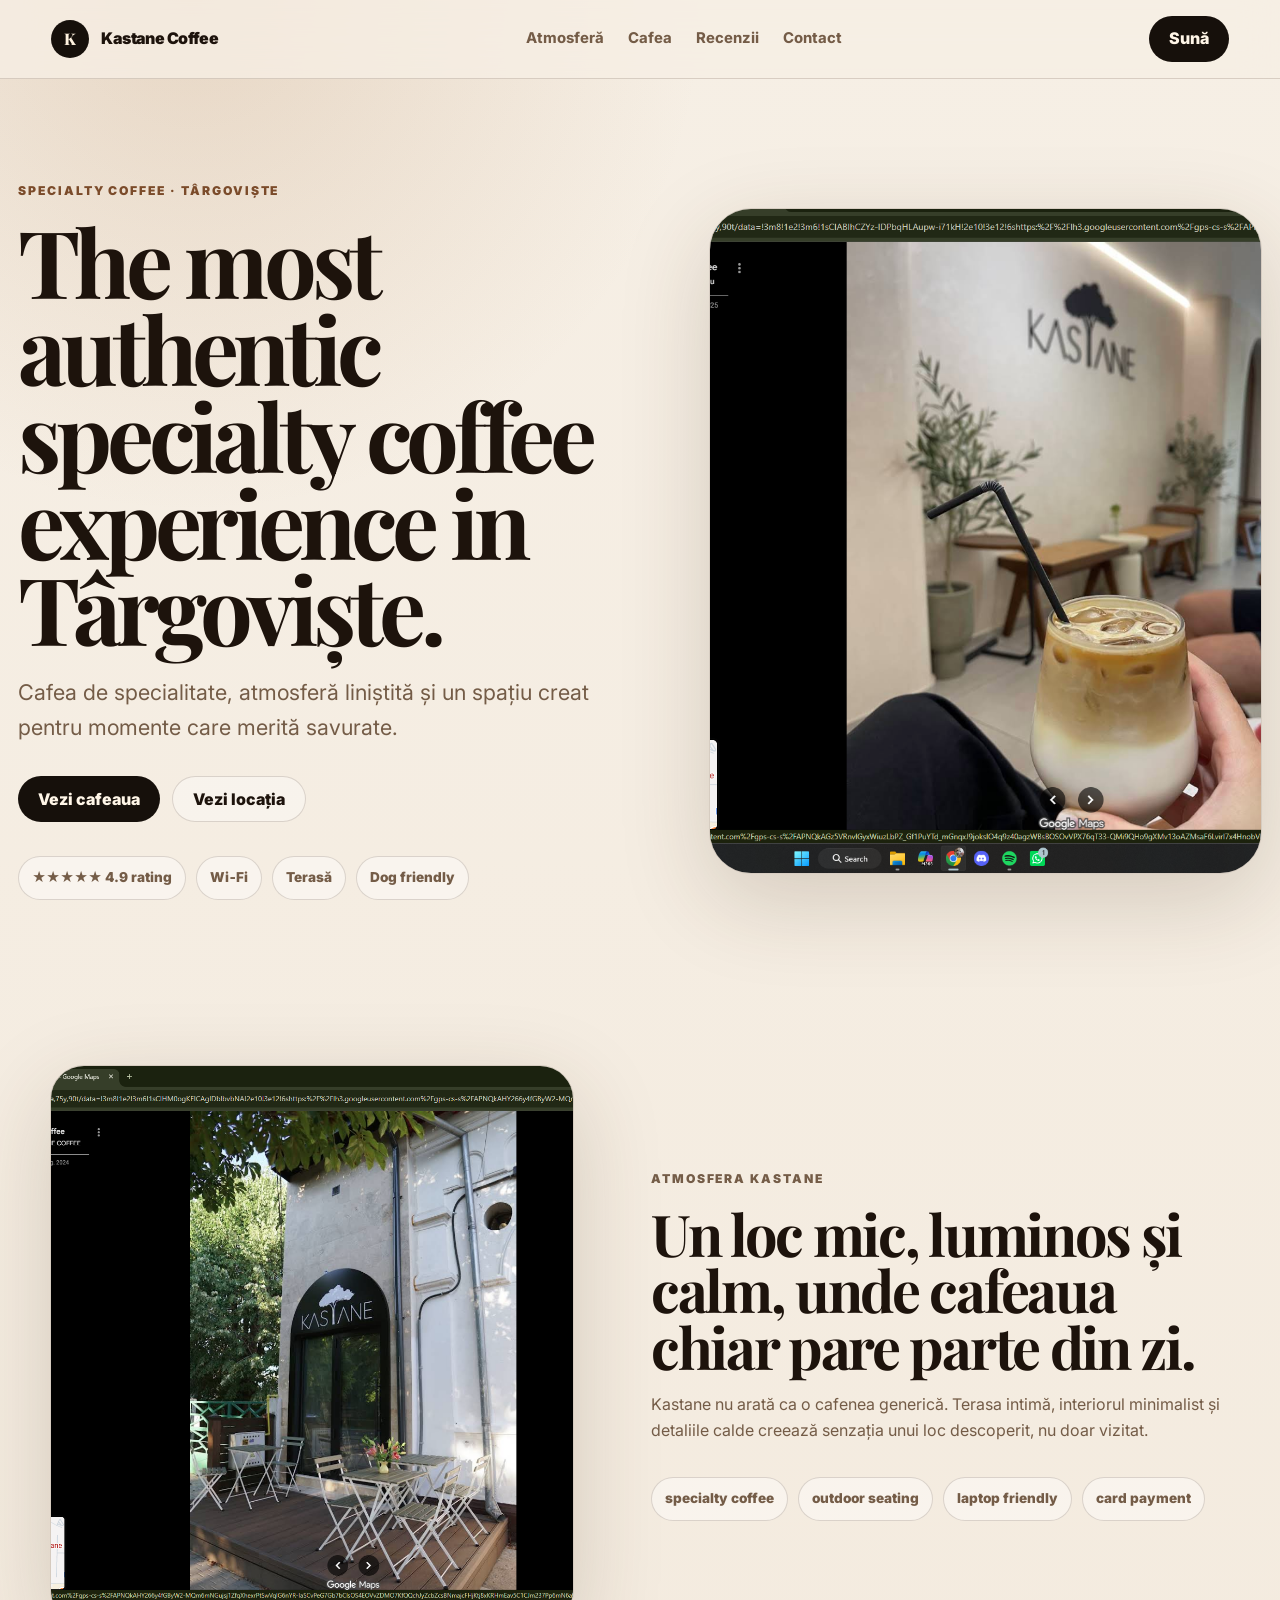
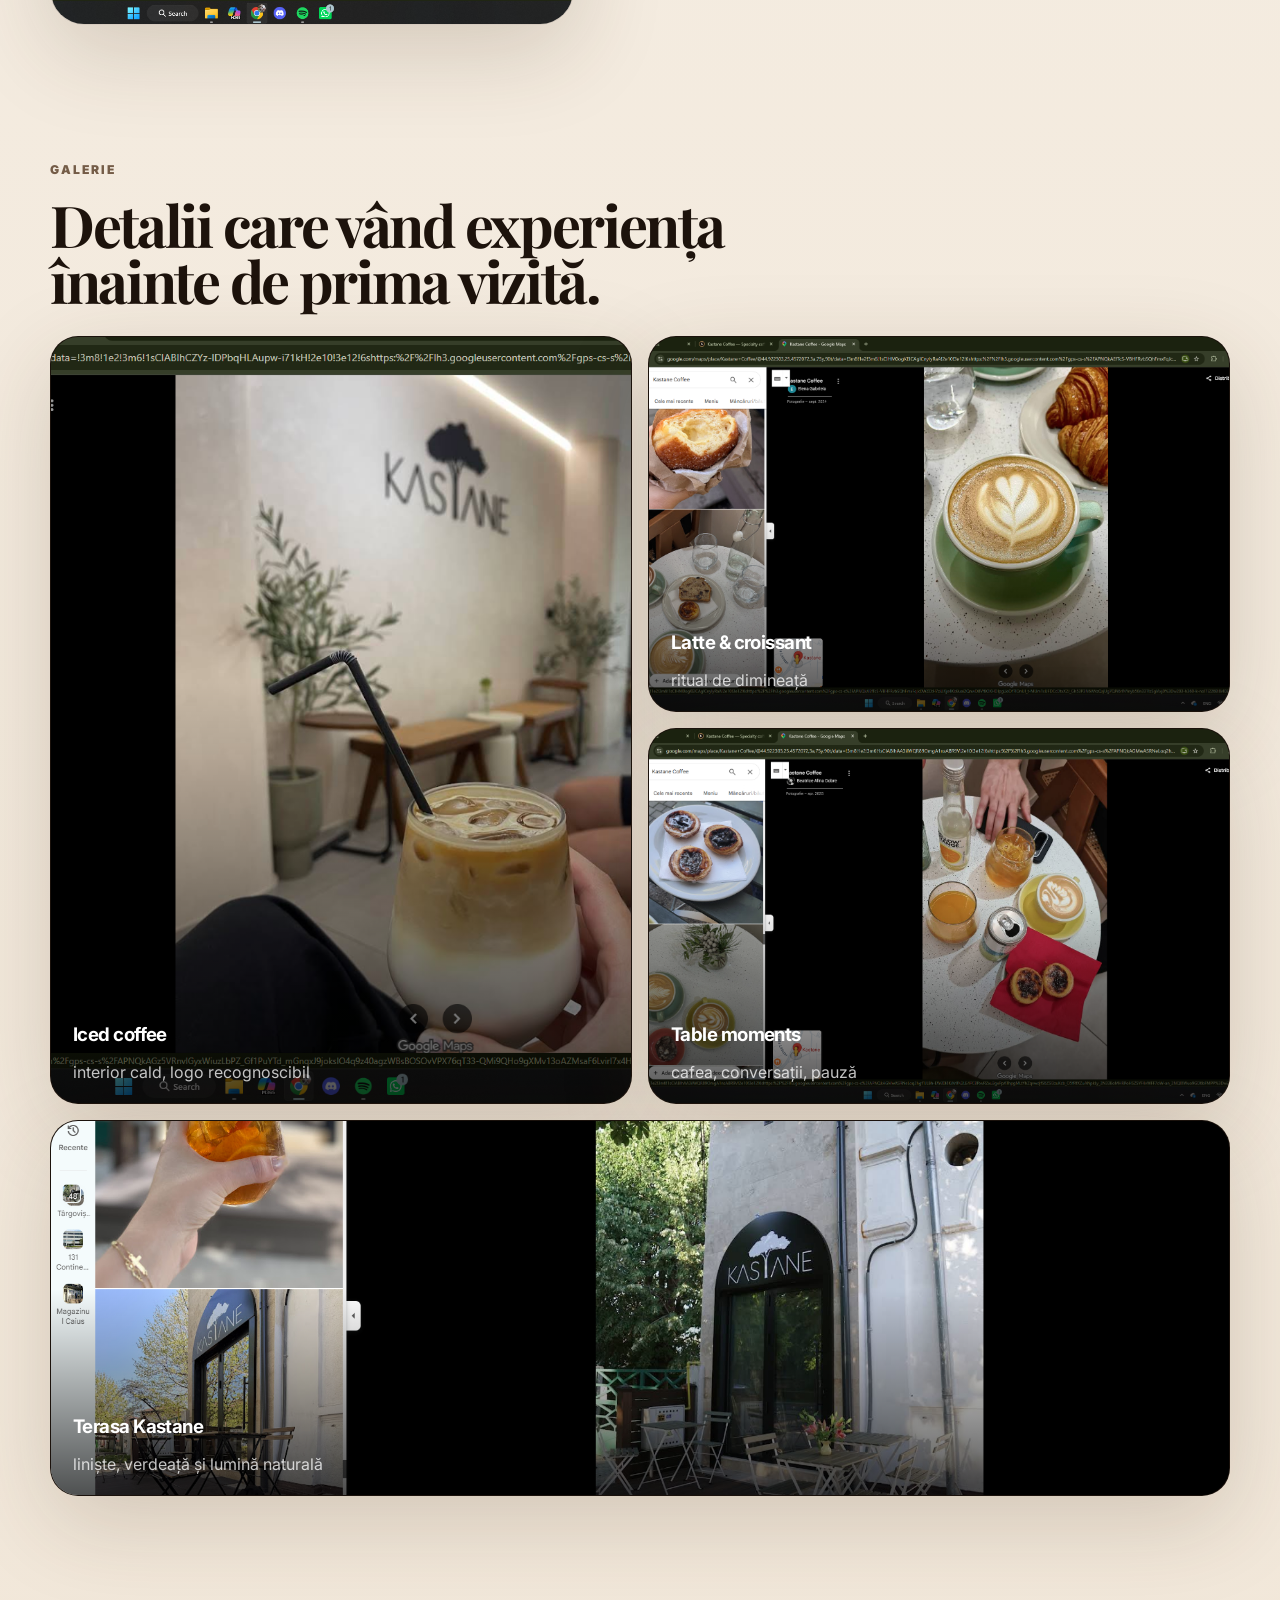
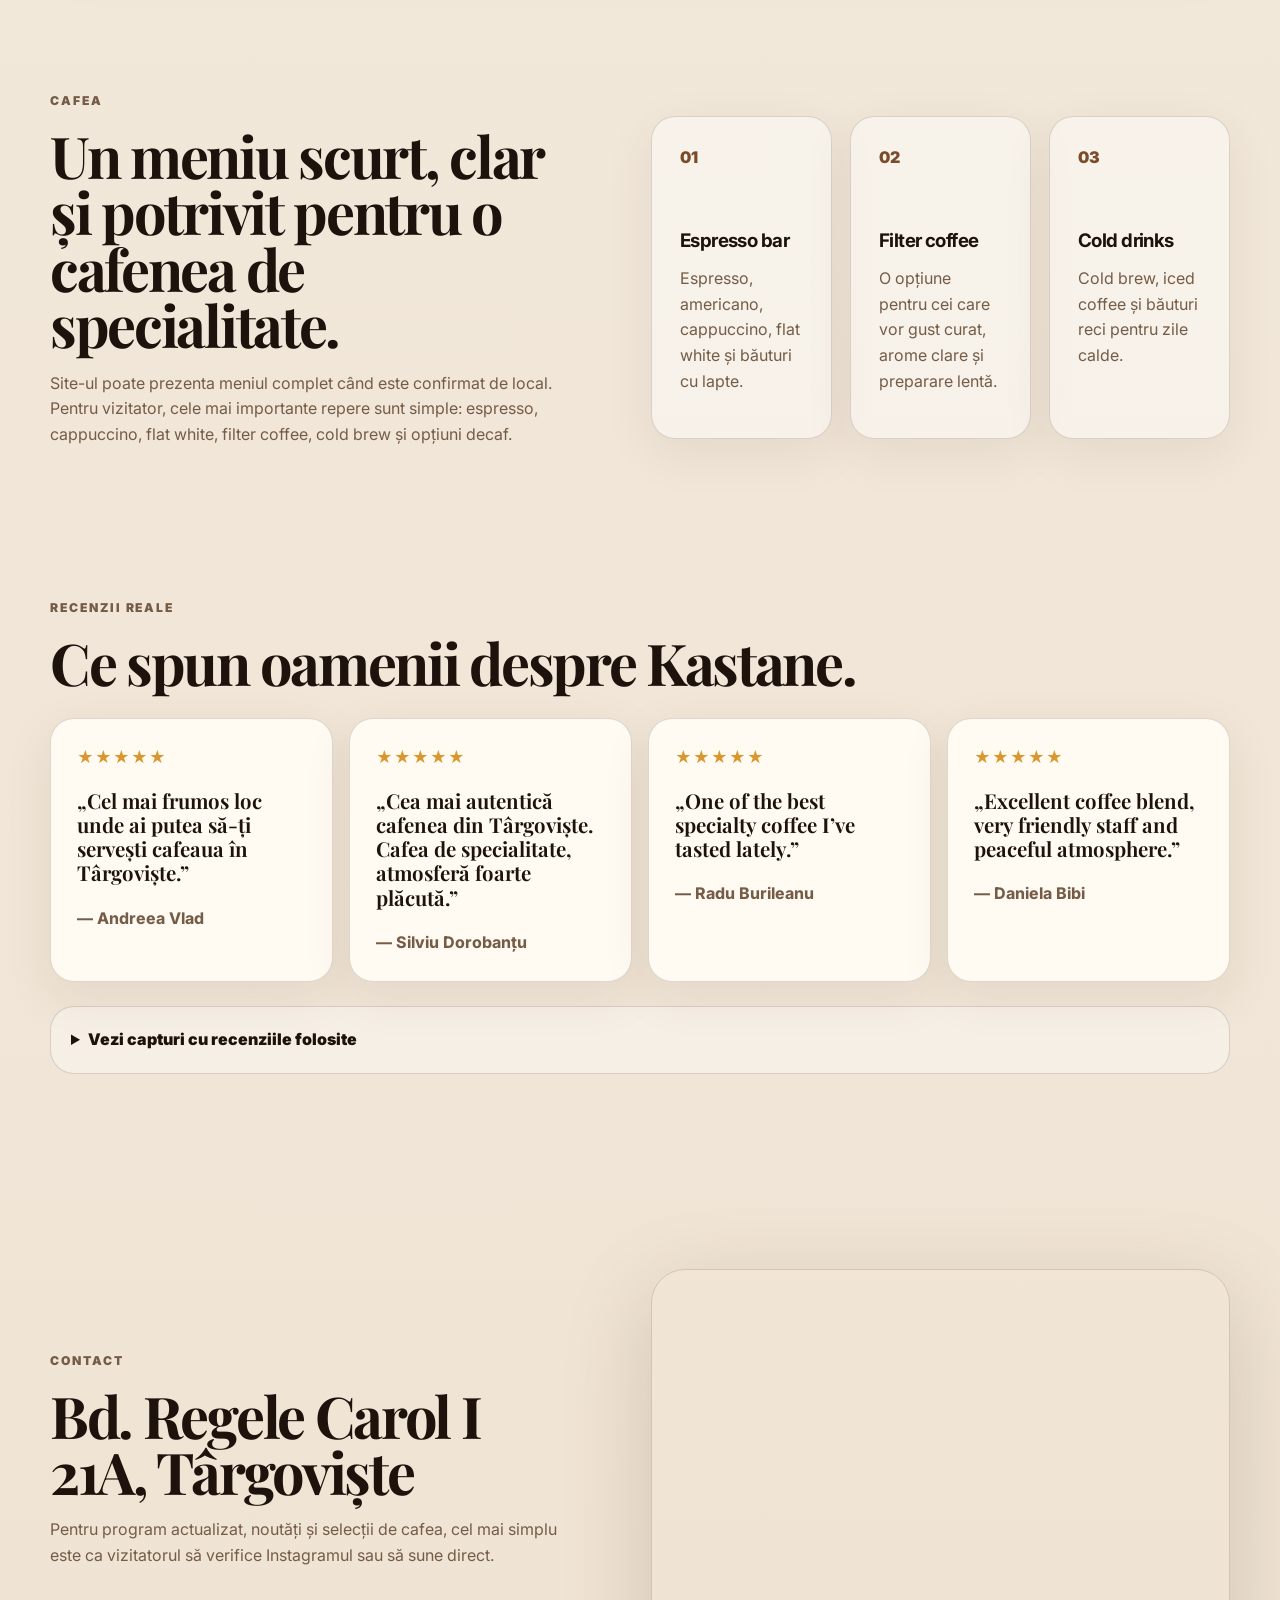
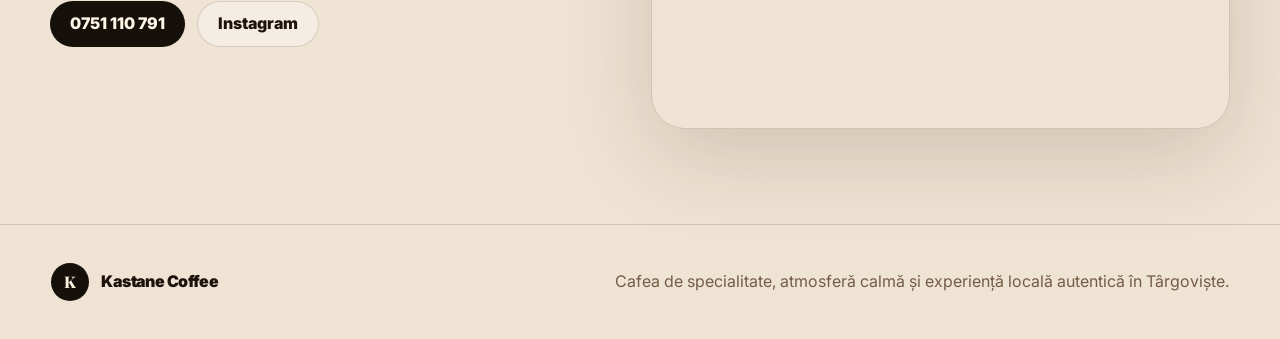
<file: index.html>
<!doctype html>
<html lang="ro">
<head>
  <meta charset="utf-8" />
  <meta name="viewport" content="width=device-width, initial-scale=1" />
  <title>Kastane Coffee — Specialty Coffee în Târgoviște</title>
  <meta name="description" content="Kastane Coffee, cafenea de specialitate în Târgoviște. Cafea bună, atmosferă liniștită, terasă, interior minimalist și recenzii excelente." />
  <meta name="theme-color" content="#f6efe5" />
  <link rel="icon" href="favicon.svg" type="image/svg+xml" />
  <link rel="preconnect" href="https://fonts.googleapis.com">
  <link rel="preconnect" href="https://fonts.gstatic.com" crossorigin>
  <link href="https://fonts.googleapis.com/css2?family=Inter:wght@400;500;600;700;800;900&family=Playfair+Display:wght@600;700;800&display=swap" rel="stylesheet">
  <link rel="stylesheet" href="styles.css" />
</head>

<body>
  <header class="site-header">
    <a class="brand" href="#top" aria-label="Kastane Coffee">
      <span class="brand-mark">K</span>
      <span>Kastane Coffee</span>
    </a>

    <nav class="nav">
      <a href="#atmosphere">Atmosferă</a>
      <a href="#coffee">Cafea</a>
      <a href="#reviews">Recenzii</a>
      <a href="#visit">Contact</a>
    </nav>

    <a class="header-cta" href="tel:+40751110791">Sună</a>
  </header>

  <main id="top">
    <section class="hero">
      <div class="hero-copy reveal">
        <p class="eyebrow">specialty coffee · târgoviște</p>
        <h1>The most authentic specialty coffee experience in Târgoviște.</h1>
        <p class="lead">
          Cafea de specialitate, atmosferă liniștită și un spațiu creat pentru momente care merită savurate.
        </p>

        <div class="hero-actions">
          <a class="button primary" href="#coffee">Vezi cafeaua</a>
          <a class="button ghost" href="#visit">Vezi locația</a>
        </div>

        <div class="proof-row">
          <span>★★★★★ 4.9 rating</span>
          <span>Wi‑Fi</span>
          <span>Terasă</span>
          <span>Dog friendly</span>
        </div>
      </div>

      <div class="hero-image reveal delay">
        <img src="images/hero-iced-coffee.png" alt="Iced coffee Kastane Coffee" />
      </div>
    </section>

    <section class="split" id="atmosphere">
      <div class="split-image reveal">
        <img src="images/terrace.png" alt="Terasa Kastane Coffee" />
      </div>

      <div class="split-copy reveal delay">
        <p class="eyebrow">atmosfera kastane</p>
        <h2>Un loc mic, luminos și calm, unde cafeaua chiar pare parte din zi.</h2>
        <p>
          Kastane nu arată ca o cafenea generică. Terasa intimă, interiorul minimalist și detaliile calde
          creează senzația unui loc descoperit, nu doar vizitat.
        </p>

        <div class="feature-list">
          <span>specialty coffee</span>
          <span>outdoor seating</span>
          <span>laptop friendly</span>
          <span>card payment</span>
        </div>
      </div>
    </section>

    <section class="gallery-section">
      <div class="section-head reveal">
        <p class="eyebrow">galerie</p>
        <h2>Detalii care vând experiența înainte de prima vizită.</h2>
      </div>

      <div class="gallery reveal">
        <article class="gallery-card tall">
          <img src="images/hero-iced-coffee.png" alt="Băutură rece la Kastane Coffee" />
          <div><h3>Iced coffee</h3><p>interior cald, logo recognoscibil</p></div>
        </article>

        <article class="gallery-card">
          <img src="images/latte-croissant.png" alt="Latte art și croissante" />
          <div><h3>Latte & croissant</h3><p>ritual de dimineață</p></div>
        </article>

        <article class="gallery-card">
          <img src="images/table-drinks.png" alt="Cafea și băuturi pe masă" />
          <div><h3>Table moments</h3><p>cafea, conversații, pauză</p></div>
        </article>

        <article class="gallery-card wide">
          <img src="images/terrace.png" alt="Terasa exterioară Kastane Coffee" />
          <div><h3>Terasa Kastane</h3><p>liniște, verdeață și lumină naturală</p></div>
        </article>
      </div>
    </section>

    <section class="coffee-section" id="coffee">
      <div class="coffee-copy reveal">
        <p class="eyebrow">cafea</p>
        <h2>Un meniu scurt, clar și potrivit pentru o cafenea de specialitate.</h2>
        <p>
          Site-ul poate prezenta meniul complet când este confirmat de local. Pentru vizitator, cele mai importante
          repere sunt simple: espresso, cappuccino, flat white, filter coffee, cold brew și opțiuni decaf.
        </p>
      </div>

      <div class="menu-grid reveal delay">
        <article>
          <span>01</span>
          <h3>Espresso bar</h3>
          <p>Espresso, americano, cappuccino, flat white și băuturi cu lapte.</p>
        </article>
        <article>
          <span>02</span>
          <h3>Filter coffee</h3>
          <p>O opțiune pentru cei care vor gust curat, arome clare și preparare lentă.</p>
        </article>
        <article>
          <span>03</span>
          <h3>Cold drinks</h3>
          <p>Cold brew, iced coffee și băuturi reci pentru zile calde.</p>
        </article>
      </div>
    </section>

    <section class="reviews" id="reviews">
      <div class="section-head reveal">
        <p class="eyebrow">recenzii reale</p>
        <h2>Ce spun oamenii despre Kastane.</h2>
      </div>

      <div class="review-grid reveal">
        <figure>
          <div class="stars">★★★★★</div>
          <blockquote>„Cel mai frumos loc unde ai putea să-ți servești cafeaua în Târgoviște.”</blockquote>
          <figcaption>— Andreea Vlad</figcaption>
        </figure>

        <figure>
          <div class="stars">★★★★★</div>
          <blockquote>„Cea mai autentică cafenea din Târgoviște. Cafea de specialitate, atmosferă foarte plăcută.”</blockquote>
          <figcaption>— Silviu Dorobanțu</figcaption>
        </figure>

        <figure>
          <div class="stars">★★★★★</div>
          <blockquote>„One of the best specialty coffee I’ve tasted lately.”</blockquote>
          <figcaption>— Radu Burileanu</figcaption>
        </figure>

        <figure>
          <div class="stars">★★★★★</div>
          <blockquote>„Excellent coffee blend, very friendly staff and peaceful atmosphere.”</blockquote>
          <figcaption>— Daniela Bibi</figcaption>
        </figure>
      </div>

      <details class="review-proof">
        <summary>Vezi capturi cu recenziile folosite</summary>
        <div class="proof-gallery">
          <img src="images/review-andreea.png" alt="Recenzie Andreea Vlad Google Maps" />
          <img src="images/review-silviu.png" alt="Recenzie Silviu Dorobanțu Google Maps" />
          <img src="images/review-radu.png" alt="Recenzie Radu Burileanu Google Maps" />
          <img src="images/review-daniela.png" alt="Recenzie Daniela Bibi Google Maps" />
        </div>
      </details>
    </section>

    <section class="visit" id="visit">
      <div class="visit-copy reveal">
        <p class="eyebrow">contact</p>
        <h2>Bd. Regele Carol I 21A, Târgoviște</h2>
        <p>
          Pentru program actualizat, noutăți și selecții de cafea, cel mai simplu este ca vizitatorul
          să verifice Instagramul sau să sune direct.
        </p>

        <div class="hero-actions">
          <a class="button primary" href="tel:+40751110791">0751 110 791</a>
          <a class="button ghost" href="https://www.instagram.com/kastanecoffee/" target="_blank" rel="noreferrer">Instagram</a>
        </div>
      </div>

      <div class="map-card reveal delay">
        <iframe
          title="Hartă Kastane Coffee"
          loading="lazy"
          referrerpolicy="no-referrer-when-downgrade"
          src="https://www.google.com/maps?q=Kastane%20Coffee%20Targoviste%20Bulevardul%20Regele%20Carol%20I%2021A&output=embed">
        </iframe>
      </div>
    </section>
  </main>

  <footer class="footer">
    <a class="brand" href="#top">
      <span class="brand-mark">K</span>
      <span>Kastane Coffee</span>
    </a>
    <p>Cafea de specialitate, atmosferă calmă și experiență locală autentică în Târgoviște.</p>
  </footer>

  <script src="script.js"></script>
</body>
</html>
</file>
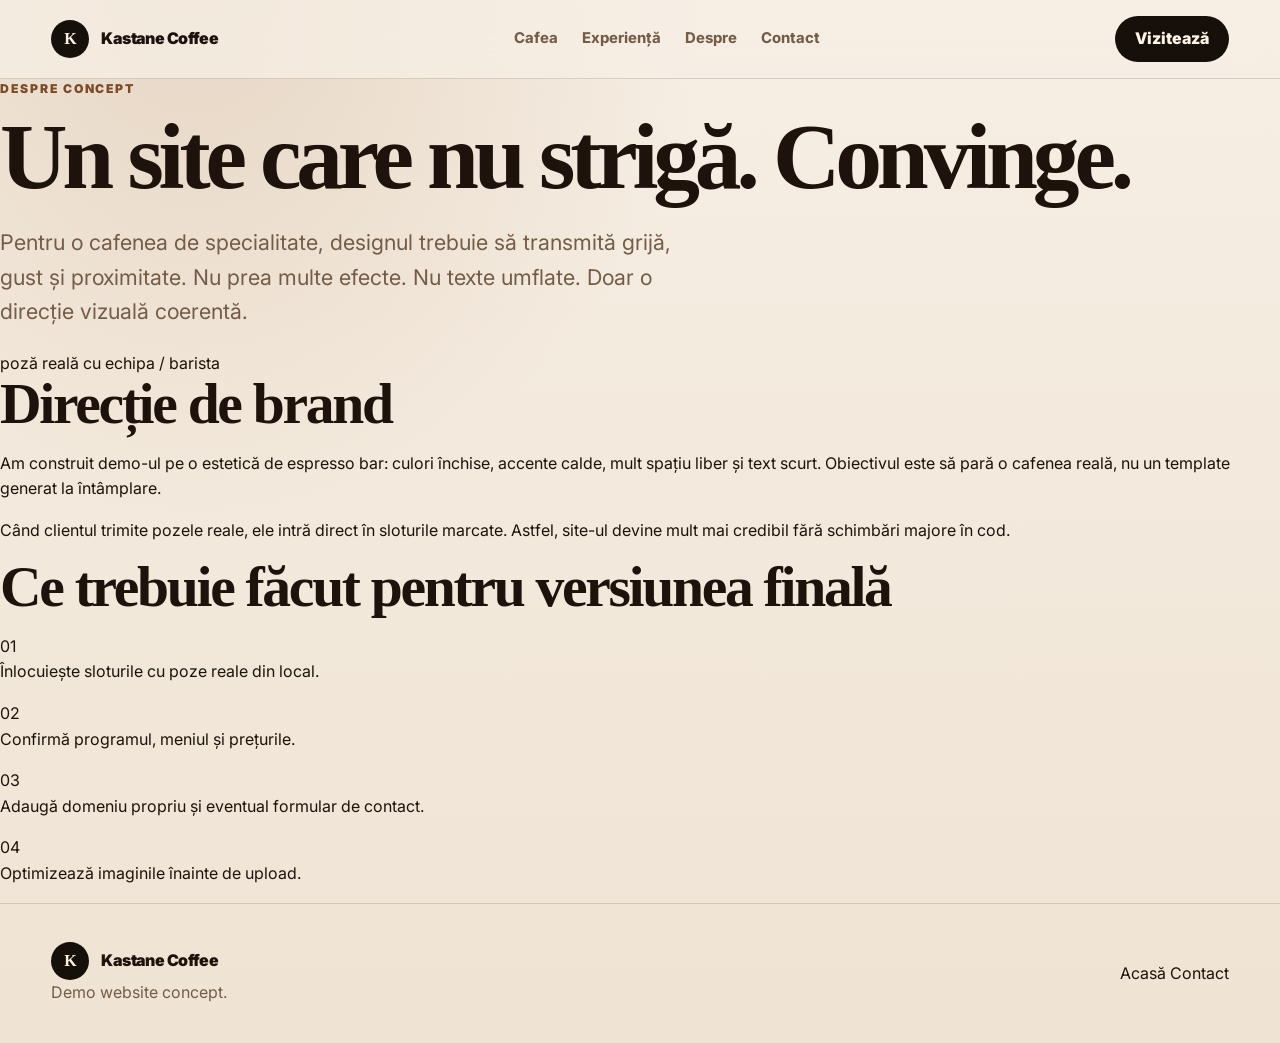
<file: about.html>
<!doctype html>
<html lang="ro">
<head>
  <meta charset="utf-8" />
  <meta name="viewport" content="width=device-width, initial-scale=1" />
  <title>Despre — Kastane Coffee</title>
  <meta name="description" content="Despre Kastane Coffee, un concept de cafenea de specialitate în Târgoviște." />
  <meta name="theme-color" content="#120d08" />
  <link rel="icon" href="favicon.svg" type="image/svg+xml" />
  <link rel="preconnect" href="https://fonts.googleapis.com">
  <link rel="preconnect" href="https://fonts.gstatic.com" crossorigin>
  <link href="https://fonts.googleapis.com/css2?family=Instrument+Serif:ital@0;1&family=Inter:wght@400;500;600;700;800;900&display=swap" rel="stylesheet">
  <link rel="stylesheet" href="styles.css" />
</head>
<body>
  <div class="grain" aria-hidden="true"></div>

  <header class="site-header">
    <a class="brand" href="index.html" aria-label="Kastane Coffee">
      <span class="brand-mark">K</span>
      <span class="brand-text">Kastane Coffee</span>
    </a>
    <nav class="nav" aria-label="Navigație principală">
      <a href="index.html#coffee">Cafea</a>
      <a href="index.html#experience">Experiență</a>
      <a href="about.html">Despre</a>
      <a href="index.html#visit">Contact</a>
    </nav>
    <a class="header-cta" href="index.html#visit">Vizitează</a>
  </header>

  <main>
    <section class="page-hero reveal">
      <p class="eyebrow">despre concept</p>
      <h1>Un site care nu strigă. Convinge.</h1>
      <p class="lead">
        Pentru o cafenea de specialitate, designul trebuie să transmită grijă, gust și proximitate.
        Nu prea multe efecte. Nu texte umflate. Doar o direcție vizuală coerentă.
      </p>
    </section>

    <section class="editorial">
      <div class="editorial-image photo-slot reveal">
        <span>poză reală cu echipa / barista</span>
      </div>

      <article class="editorial-copy reveal delay-1">
        <h2>Direcție de brand</h2>
        <p>
          Am construit demo-ul pe o estetică de espresso bar: culori închise, accente calde,
          mult spațiu liber și text scurt. Obiectivul este să pară o cafenea reală, nu un template
          generat la întâmplare.
        </p>
        <p>
          Când clientul trimite pozele reale, ele intră direct în sloturile marcate. Astfel, site-ul
          devine mult mai credibil fără schimbări majore în cod.
        </p>
      </article>
    </section>

    <section class="process reveal">
      <h2>Ce trebuie făcut pentru versiunea finală</h2>
      <div class="process-list">
        <article><span>01</span><p>Înlocuiește sloturile cu poze reale din local.</p></article>
        <article><span>02</span><p>Confirmă programul, meniul și prețurile.</p></article>
        <article><span>03</span><p>Adaugă domeniu propriu și eventual formular de contact.</p></article>
        <article><span>04</span><p>Optimizează imaginile înainte de upload.</p></article>
      </div>
    </section>
  </main>

  <footer class="footer">
    <div>
      <a class="brand footer-brand" href="index.html">
        <span class="brand-mark">K</span>
        <span>Kastane Coffee</span>
      </a>
      <p>Demo website concept.</p>
    </div>
    <div class="footer-links">
      <a href="index.html">Acasă</a>
      <a href="index.html#visit">Contact</a>
    </div>
  </footer>

  <script src="script.js"></script>
</body>
</html>
</file>
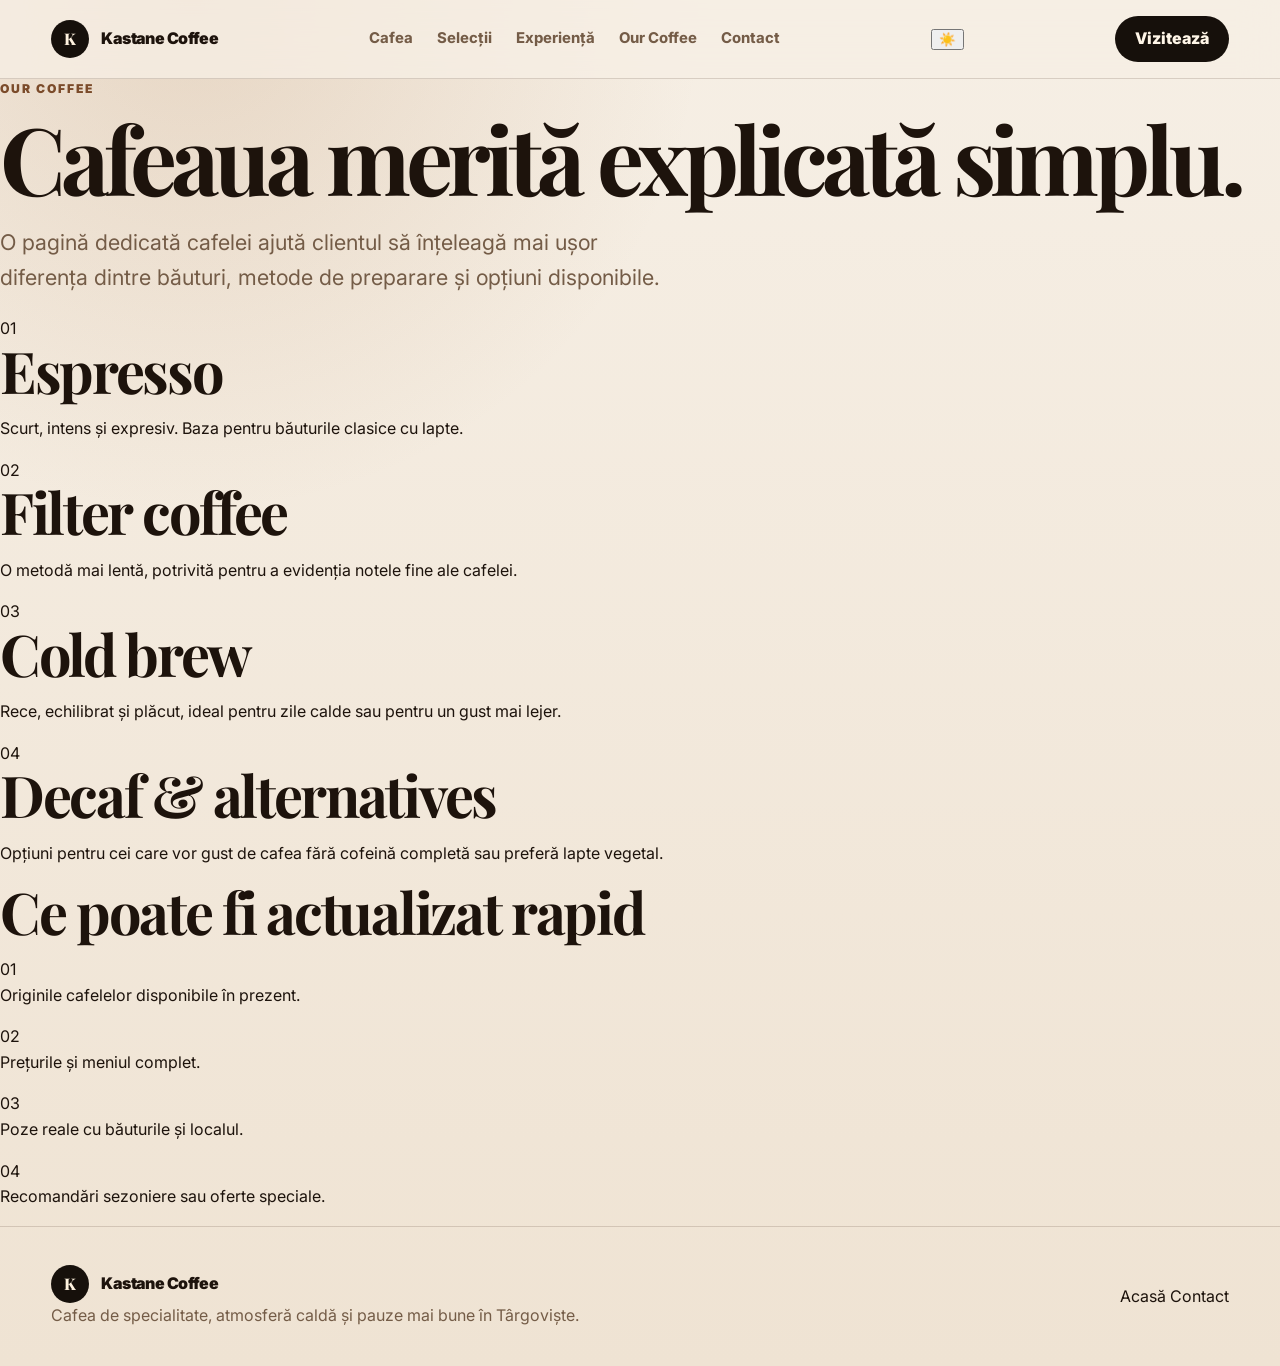
<file: coffee.html>
<!doctype html>
<html lang="ro">
<head>
  <meta charset="utf-8" />
  <meta name="viewport" content="width=device-width, initial-scale=1" />
  <title>Our Coffee — Kastane Coffee</title>
  <meta name="description" content="Our Coffee — espresso, filter coffee, cold brew, decaf și selecții speciale la Kastane Coffee Târgoviște." />
  <meta name="theme-color" content="#120d08" />
  <link rel="icon" href="favicon.svg" type="image/svg+xml" />
  <link rel="preconnect" href="https://fonts.googleapis.com">
  <link rel="preconnect" href="https://fonts.gstatic.com" crossorigin>
  <link href="https://fonts.googleapis.com/css2?family=Inter:wght@400;500;600;700;800;900&family=Playfair+Display:wght@500;600;700;800&display=swap" rel="stylesheet">
  <link rel="stylesheet" href="styles.css" />
</head>
<body>
  <div class="grain" aria-hidden="true"></div>

  <header class="site-header">
    <a class="brand" href="index.html" aria-label="Kastane Coffee">
      <span class="brand-mark">K</span>
      <span class="brand-text">Kastane Coffee</span>
    </a>
    <nav class="nav" aria-label="Navigație principală">
      <a href="index.html#coffee">Cafea</a>
      <a href="index.html#rarities">Selecții</a>
      <a href="index.html#reviews">Experiență</a>
      <a href="coffee.html">Our Coffee</a>
      <a href="index.html#visit">Contact</a>
    </nav>
    <button class="theme-toggle" type="button" aria-label="Schimbă tema">☀️</button>
    <a class="header-cta" href="index.html#visit">Vizitează</a>
  </header>

  <main>
    <section class="page-hero reveal">
      <p class="eyebrow">our coffee</p>
      <h1>Cafeaua merită explicată simplu.</h1>
      <p class="lead">
        O pagină dedicată cafelei ajută clientul să înțeleagă mai ușor diferența dintre băuturi,
        metode de preparare și opțiuni disponibile.
      </p>
    </section>

    <section class="coffee-cards reveal">
      <article>
        <span>01</span>
        <h2>Espresso</h2>
        <p>Scurt, intens și expresiv. Baza pentru băuturile clasice cu lapte.</p>
      </article>
      <article>
        <span>02</span>
        <h2>Filter coffee</h2>
        <p>O metodă mai lentă, potrivită pentru a evidenția notele fine ale cafelei.</p>
      </article>
      <article>
        <span>03</span>
        <h2>Cold brew</h2>
        <p>Rece, echilibrat și plăcut, ideal pentru zile calde sau pentru un gust mai lejer.</p>
      </article>
      <article>
        <span>04</span>
        <h2>Decaf & alternatives</h2>
        <p>Opțiuni pentru cei care vor gust de cafea fără cofeină completă sau preferă lapte vegetal.</p>
      </article>
    </section>

    <section class="process reveal">
      <h2>Ce poate fi actualizat rapid</h2>
      <div class="process-list">
        <article><span>01</span><p>Originile cafelelor disponibile în prezent.</p></article>
        <article><span>02</span><p>Prețurile și meniul complet.</p></article>
        <article><span>03</span><p>Poze reale cu băuturile și localul.</p></article>
        <article><span>04</span><p>Recomandări sezoniere sau oferte speciale.</p></article>
      </div>
    </section>
  </main>

  <footer class="footer">
    <div>
      <a class="brand footer-brand" href="index.html">
        <span class="brand-mark">K</span>
        <span>Kastane Coffee</span>
      </a>
      <p>Cafea de specialitate, atmosferă caldă și pauze mai bune în Târgoviște.</p>
    </div>
    <div class="footer-links">
      <a href="index.html">Acasă</a>
      <a href="index.html#visit">Contact</a>
    </div>
  </footer>

  <script src="script.js"></script>
</body>
</html>
</file>
<file: styles.css>
* { box-sizing: border-box; }

:root {
  --bg: #f6efe5;
  --bg-soft: #fffaf2;
  --text: #1d130c;
  --muted: #745c47;
  --line: rgba(55, 36, 21, .16);
  --accent: #7b4b2a;
  --accent-2: #b7895d;
  --dark: #16100b;
  --radius-xl: 34px;
  --radius-lg: 24px;
  --shadow: 0 26px 90px rgba(65, 43, 24, .18);
}

html { scroll-behavior: smooth; }

body {
  margin: 0;
  font-family: Inter, system-ui, -apple-system, BlinkMacSystemFont, "Segoe UI", sans-serif;
  color: var(--text);
  background:
    radial-gradient(circle at 15% 0%, rgba(183, 137, 93, .24), transparent 32rem),
    linear-gradient(180deg, var(--bg), #efe3d3);
  line-height: 1.6;
}

img {
  display: block;
  width: 100%;
  height: 100%;
  object-fit: cover;
}

a { color: inherit; text-decoration: none; }

.site-header {
  position: sticky;
  top: 0;
  z-index: 20;
  display: flex;
  align-items: center;
  justify-content: space-between;
  gap: 18px;
  padding: 16px clamp(18px, 4vw, 64px);
  background: rgba(246, 239, 229, .78);
  backdrop-filter: blur(18px);
  border-bottom: 1px solid var(--line);
}

.brand {
  display: inline-flex;
  align-items: center;
  gap: 12px;
  font-weight: 900;
  letter-spacing: -.035em;
}

.brand-mark {
  display: grid;
  place-items: center;
  width: 38px;
  height: 38px;
  border-radius: 50%;
  background: var(--dark);
  color: #fff3e0;
  font-family: "Playfair Display", Georgia, serif;
  font-weight: 800;
}

.nav {
  display: flex;
  gap: 24px;
  color: var(--muted);
  font-weight: 750;
  font-size: .93rem;
}

.nav a:hover { color: var(--text); }

.header-cta,
.button {
  display: inline-flex;
  align-items: center;
  justify-content: center;
  min-height: 46px;
  padding: 0 20px;
  border-radius: 999px;
  font-weight: 850;
}

.header-cta,
.button.primary {
  background: var(--dark);
  color: #fff6e8;
}

.button.ghost {
  border: 1px solid var(--line);
  background: rgba(255,255,255,.35);
}

.hero {
  width: min(1280px, calc(100% - 36px));
  margin: 0 auto;
  display: grid;
  grid-template-columns: minmax(0, 1fr) minmax(380px, .9fr);
  gap: clamp(34px, 6vw, 86px);
  align-items: center;
  min-height: calc(100vh - 72px);
  padding: clamp(54px, 8vw, 110px) 0 70px;
}

.eyebrow {
  margin: 0 0 16px;
  color: var(--accent);
  text-transform: uppercase;
  letter-spacing: .16em;
  font-size: .76rem;
  font-weight: 950;
}

h1, h2, h3, p { margin-top: 0; }

h1 {
  margin-bottom: 24px;
  font-family: "Playfair Display", Georgia, serif;
  font-size: clamp(3.25rem, 7.3vw, 7.4rem);
  line-height: .93;
  letter-spacing: -.055em;
}

h2 {
  margin-bottom: 18px;
  font-family: "Playfair Display", Georgia, serif;
  font-size: clamp(2.2rem, 4.5vw, 4.8rem);
  line-height: .98;
  letter-spacing: -.04em;
}

h3 {
  margin-bottom: 10px;
  letter-spacing: -.03em;
}

.lead {
  max-width: 690px;
  color: var(--muted);
  font-size: clamp(1.06rem, 1.8vw, 1.35rem);
}

.hero-actions {
  display: flex;
  flex-wrap: wrap;
  gap: 12px;
  margin-top: 32px;
}

.proof-row,
.feature-list {
  display: flex;
  flex-wrap: wrap;
  gap: 10px;
  margin-top: 34px;
}

.proof-row span,
.feature-list span {
  padding: 10px 13px;
  border-radius: 999px;
  border: 1px solid var(--line);
  background: rgba(255,255,255,.42);
  color: var(--muted);
  font-size: .85rem;
  font-weight: 850;
}

.hero-image {
  height: min(680px, 74vh);
  min-height: 480px;
  border-radius: 42px;
  overflow: hidden;
  box-shadow: var(--shadow);
  border: 1px solid var(--line);
}

/* Crop Google Maps screenshots so the useful photo dominates */
.hero-image img {
  object-position: 58% 47%;
}

.split,
.coffee-section,
.visit {
  width: min(1180px, calc(100% - 36px));
  margin: 0 auto;
  display: grid;
  grid-template-columns: .95fr 1.05fr;
  gap: clamp(30px, 6vw, 80px);
  align-items: center;
  padding: 95px 0;
}

.split-image {
  height: 560px;
  border-radius: var(--radius-xl);
  overflow: hidden;
  box-shadow: var(--shadow);
  border: 1px solid var(--line);
}

.split-image img {
  object-position: 68% 52%;
}

.gallery-section,
.reviews {
  width: min(1180px, calc(100% - 36px));
  margin: 0 auto;
  padding: 40px 0 100px;
}

.section-head {
  max-width: 820px;
  margin-bottom: 28px;
}

.section-head p,
.split-copy p,
.coffee-copy p,
.visit-copy p,
.footer p {
  color: var(--muted);
  max-width: 720px;
}

.gallery {
  display: grid;
  grid-template-columns: repeat(6, 1fr);
  grid-auto-rows: 180px;
  gap: 16px;
}

.gallery-card {
  position: relative;
  grid-column: span 3;
  grid-row: span 2;
  border-radius: 28px;
  overflow: hidden;
  box-shadow: var(--shadow);
  border: 1px solid var(--line);
  background: var(--dark);
}

.gallery-card.tall {
  grid-row: span 4;
}

.gallery-card.wide {
  grid-column: span 6;
  grid-row: span 2;
}

.gallery-card img {
  transition: transform .55s ease;
}

.gallery-card:hover img {
  transform: scale(1.04);
}

.gallery-card::after {
  content: "";
  position: absolute;
  inset: 0;
  background: linear-gradient(180deg, transparent 45%, rgba(0,0,0,.68));
}

.gallery-card div {
  position: absolute;
  left: 22px;
  right: 22px;
  bottom: 18px;
  z-index: 2;
  color: white;
}

.gallery-card p {
  margin: 0;
  color: rgba(255,255,255,.76);
}

.gallery-card:nth-child(1) img { object-position: 58% 48%; }
.gallery-card:nth-child(2) img { object-position: 58% 48%; }
.gallery-card:nth-child(3) img { object-position: 58% 48%; }
.gallery-card:nth-child(4) img { object-position: 65% 52%; }

.menu-grid {
  display: grid;
  grid-template-columns: repeat(3, 1fr);
  gap: 18px;
}

.menu-grid article {
  min-height: 250px;
  padding: 28px;
  border-radius: var(--radius-lg);
  border: 1px solid var(--line);
  background: rgba(255,255,255,.45);
  box-shadow: 0 14px 50px rgba(65,43,24,.08);
}

.menu-grid span {
  display: inline-block;
  margin-bottom: 56px;
  color: var(--accent);
  font-weight: 950;
}

.menu-grid p {
  color: var(--muted);
}

.review-grid {
  display: grid;
  grid-template-columns: repeat(4, 1fr);
  gap: 16px;
}

.review-grid figure {
  margin: 0;
  padding: 26px;
  border-radius: var(--radius-lg);
  background: var(--bg-soft);
  border: 1px solid var(--line);
  box-shadow: 0 14px 50px rgba(65,43,24,.08);
}

.stars {
  color: #d9972d;
  letter-spacing: .06em;
  margin-bottom: 18px;
}

blockquote {
  margin: 0 0 20px;
  font-family: "Playfair Display", Georgia, serif;
  font-weight: 650;
  font-size: clamp(1.15rem, 1.6vw, 1.55rem);
  line-height: 1.18;
}

figcaption {
  color: var(--muted);
  font-weight: 750;
}

.review-proof {
  margin-top: 24px;
  border-radius: var(--radius-lg);
  background: rgba(255,255,255,.38);
  border: 1px solid var(--line);
  padding: 20px;
}

.review-proof summary {
  cursor: pointer;
  font-weight: 900;
}

.proof-gallery {
  display: grid;
  grid-template-columns: repeat(2, 1fr);
  gap: 14px;
  margin-top: 18px;
}

.proof-gallery img {
  height: auto;
  border-radius: 16px;
  border: 1px solid var(--line);
}

.map-card {
  height: 460px;
  border-radius: var(--radius-xl);
  overflow: hidden;
  border: 1px solid var(--line);
  box-shadow: var(--shadow);
}

.map-card iframe {
  width: 100%;
  height: 100%;
  border: 0;
}

.footer {
  display: flex;
  align-items: center;
  justify-content: space-between;
  gap: 26px;
  padding: 38px clamp(18px, 4vw, 64px);
  border-top: 1px solid var(--line);
}

.footer p {
  margin: 0;
  text-align: right;
}

.reveal {
  opacity: 0;
  transform: translateY(22px);
  transition: opacity .75s ease, transform .75s ease;
}

.reveal.is-visible {
  opacity: 1;
  transform: translateY(0);
}

.delay {
  transition-delay: .12s;
}

@media (max-width: 1020px) {
  .nav { display: none; }

  .hero,
  .split,
  .coffee-section,
  .visit {
    grid-template-columns: 1fr;
  }

  .review-grid,
  .menu-grid {
    grid-template-columns: 1fr;
  }

  .hero-image,
  .split-image {
    min-height: 420px;
    height: 55vh;
  }
}

@media (max-width: 680px) {
  .header-cta { display: none; }

  h1 {
    font-size: clamp(3rem, 14vw, 5rem);
  }

  .gallery {
    display: block;
  }

  .gallery-card {
    height: 320px;
    margin-bottom: 14px;
  }

  .proof-gallery {
    grid-template-columns: 1fr;
  }

  .footer {
    flex-direction: column;
    align-items: flex-start;
  }

  .footer p {
    text-align: left;
  }
}
</file>
